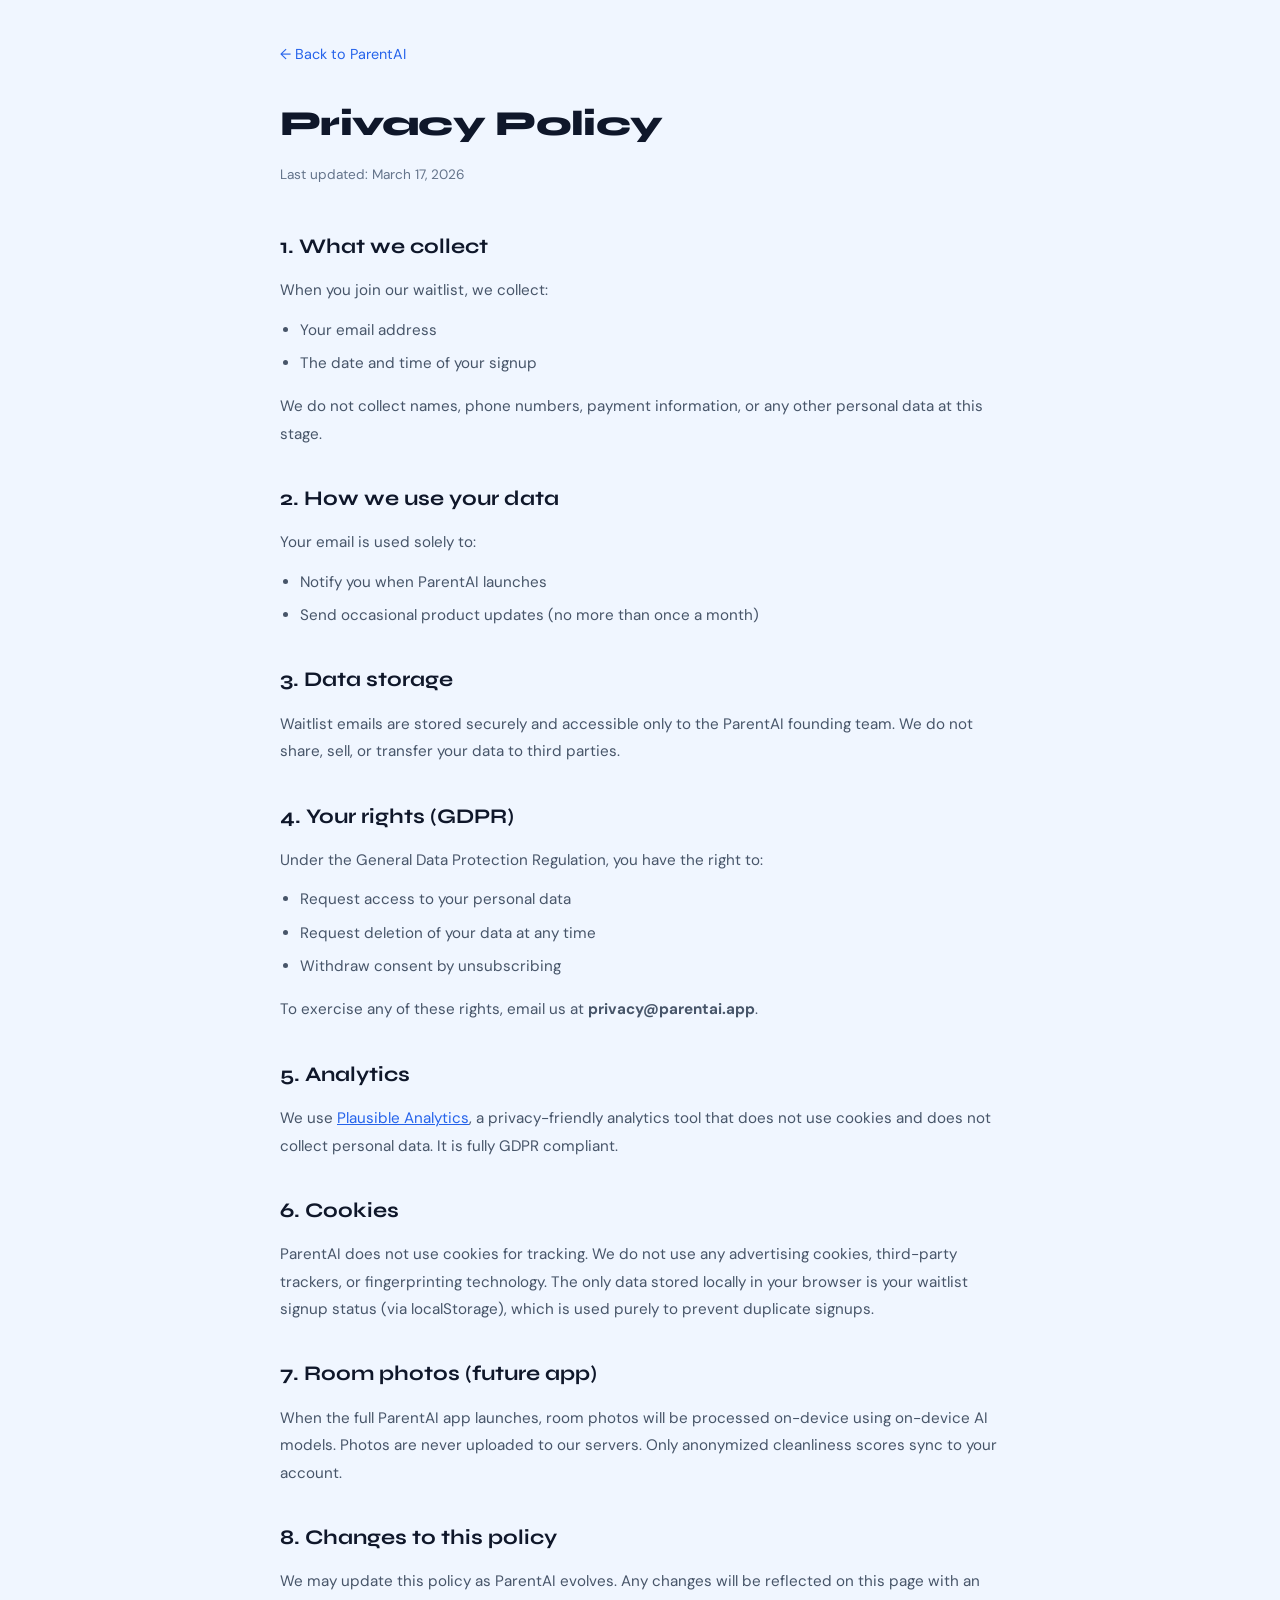
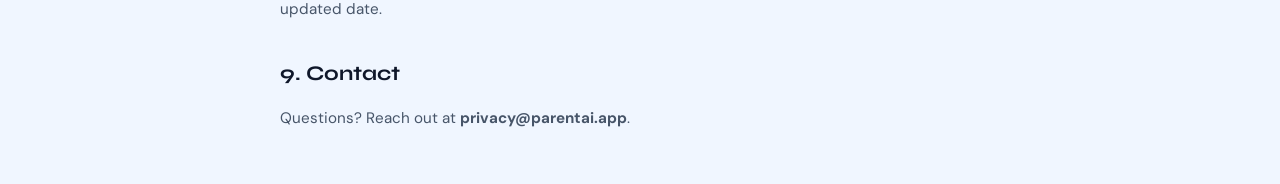
<file: parentai/privacy.html>
<!DOCTYPE html>
<html lang="en">
<head>
  <meta charset="UTF-8" />
  <meta name="viewport" content="width=device-width, initial-scale=1.0" />
  <title>Privacy Policy — ParentAI</title>
  <link href="https://fonts.googleapis.com/css2?family=Syne:wght@400;600;700;800&family=DM+Sans:ital,wght@0,300;0,400;0,500&display=swap" rel="stylesheet" />
  <style>
    * { box-sizing: border-box; margin: 0; padding: 0; }
    body { font-family: 'DM Sans', sans-serif; background: #f0f6ff; color: #0f172a; padding: 40px 5%; line-height: 1.8; }
    .container { max-width: 720px; margin: 0 auto; }
    a.back { display: inline-block; margin-bottom: 24px; color: #2563eb; text-decoration: none; font-size: 0.9rem; }
    a.back:hover { text-decoration: underline; }
    h1 { font-family: 'Syne', sans-serif; font-size: 2.2rem; font-weight: 800; letter-spacing: -0.02em; margin-bottom: 8px; }
    .updated { font-size: 0.85rem; color: #64748b; margin-bottom: 40px; }
    h2 { font-family: 'Syne', sans-serif; font-size: 1.3rem; font-weight: 700; margin: 32px 0 12px; color: #0f172a; }
    p, li { font-size: 0.95rem; color: #475569; margin-bottom: 12px; }
    ul { padding-left: 20px; margin-bottom: 16px; }
    li { margin-bottom: 6px; }
  </style>
</head>
<body>
  <div class="container">
    <a href="index.html" class="back">← Back to ParentAI</a>
    <h1>Privacy Policy</h1>
    <p class="updated">Last updated: March 17, 2026</p>

    <h2>1. What we collect</h2>
    <p>When you join our waitlist, we collect:</p>
    <ul>
      <li>Your email address</li>
      <li>The date and time of your signup</li>
    </ul>
    <p>We do not collect names, phone numbers, payment information, or any other personal data at this stage.</p>

    <h2>2. How we use your data</h2>
    <p>Your email is used solely to:</p>
    <ul>
      <li>Notify you when ParentAI launches</li>
      <li>Send occasional product updates (no more than once a month)</li>
    </ul>

    <h2>3. Data storage</h2>
    <p>Waitlist emails are stored securely and accessible only to the ParentAI founding team. We do not share, sell, or transfer your data to third parties.</p>

    <h2>4. Your rights (GDPR)</h2>
    <p>Under the General Data Protection Regulation, you have the right to:</p>
    <ul>
      <li>Request access to your personal data</li>
      <li>Request deletion of your data at any time</li>
      <li>Withdraw consent by unsubscribing</li>
    </ul>
    <p>To exercise any of these rights, email us at <strong>privacy@parentai.app</strong>.</p>

    <h2>5. Analytics</h2>
    <p>We use <a href="https://plausible.io" style="color: #2563eb;">Plausible Analytics</a>, a privacy-friendly analytics tool that does not use cookies and does not collect personal data. It is fully GDPR compliant.</p>

    <h2 id="cookies">6. Cookies</h2>
    <p>ParentAI does not use cookies for tracking. We do not use any advertising cookies, third-party trackers, or fingerprinting technology. The only data stored locally in your browser is your waitlist signup status (via localStorage), which is used purely to prevent duplicate signups.</p>

    <h2>7. Room photos (future app)</h2>
    <p>When the full ParentAI app launches, room photos will be processed on-device using on-device AI models. Photos are never uploaded to our servers. Only anonymized cleanliness scores sync to your account.</p>

    <h2>8. Changes to this policy</h2>
    <p>We may update this policy as ParentAI evolves. Any changes will be reflected on this page with an updated date.</p>

    <h2>9. Contact</h2>
    <p>Questions? Reach out at <strong>privacy@parentai.app</strong>.</p>
  </div>
</body>
</html>
</file>
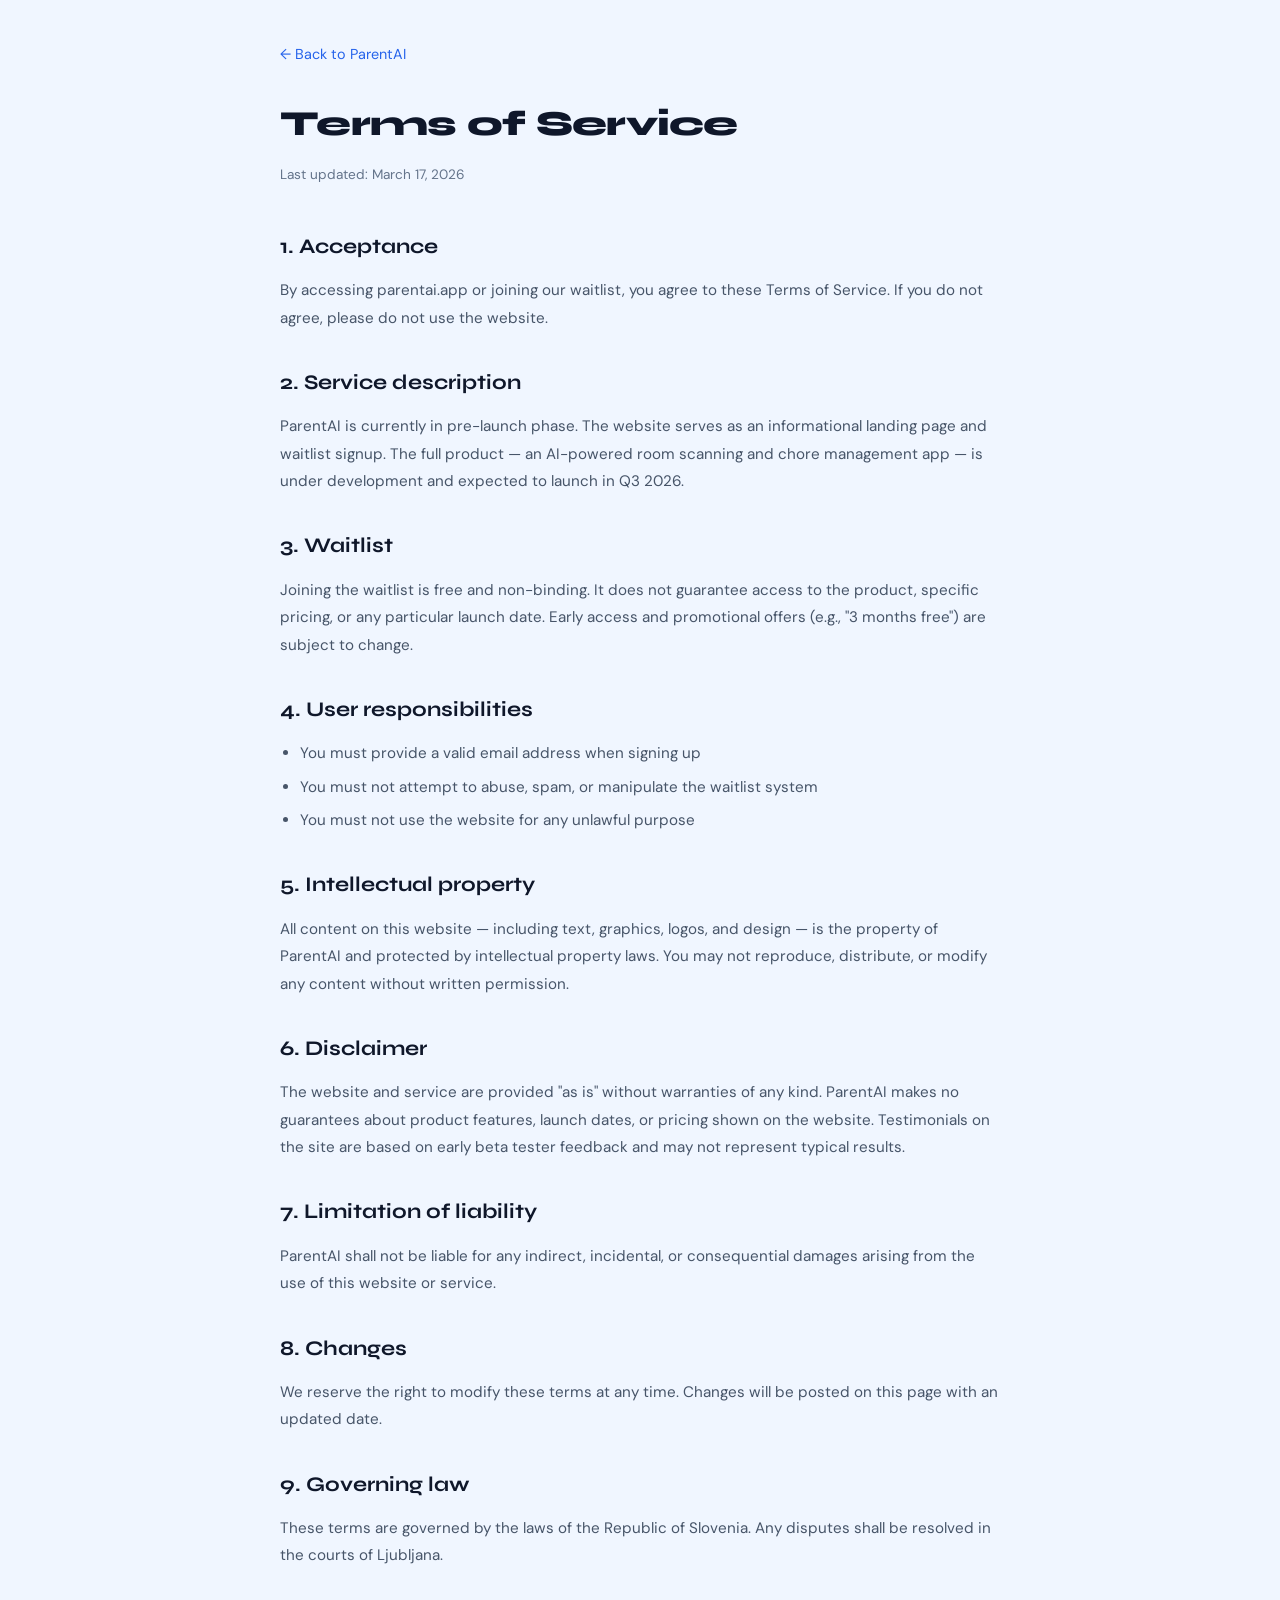
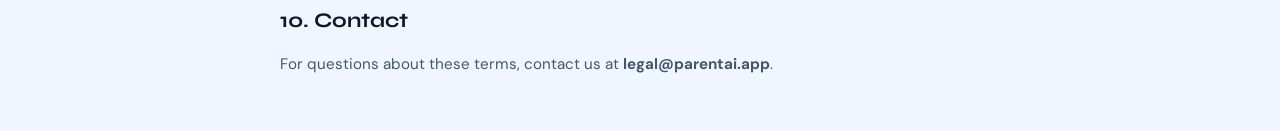
<file: parentai/terms.html>
<!DOCTYPE html>
<html lang="en">
<head>
  <meta charset="UTF-8" />
  <meta name="viewport" content="width=device-width, initial-scale=1.0" />
  <title>Terms of Service — ParentAI</title>
  <link href="https://fonts.googleapis.com/css2?family=Syne:wght@400;600;700;800&family=DM+Sans:ital,wght@0,300;0,400;0,500&display=swap" rel="stylesheet" />
  <style>
    * { box-sizing: border-box; margin: 0; padding: 0; }
    body { font-family: 'DM Sans', sans-serif; background: #f0f6ff; color: #0f172a; padding: 40px 5%; line-height: 1.8; }
    .container { max-width: 720px; margin: 0 auto; }
    a.back { display: inline-block; margin-bottom: 24px; color: #2563eb; text-decoration: none; font-size: 0.9rem; }
    a.back:hover { text-decoration: underline; }
    h1 { font-family: 'Syne', sans-serif; font-size: 2.2rem; font-weight: 800; letter-spacing: -0.02em; margin-bottom: 8px; }
    .updated { font-size: 0.85rem; color: #64748b; margin-bottom: 40px; }
    h2 { font-family: 'Syne', sans-serif; font-size: 1.3rem; font-weight: 700; margin: 32px 0 12px; color: #0f172a; }
    p, li { font-size: 0.95rem; color: #475569; margin-bottom: 12px; }
    ul { padding-left: 20px; margin-bottom: 16px; }
    li { margin-bottom: 6px; }
  </style>
</head>
<body>
  <div class="container">
    <a href="index.html" class="back">← Back to ParentAI</a>
    <h1>Terms of Service</h1>
    <p class="updated">Last updated: March 17, 2026</p>

    <h2>1. Acceptance</h2>
    <p>By accessing parentai.app or joining our waitlist, you agree to these Terms of Service. If you do not agree, please do not use the website.</p>

    <h2>2. Service description</h2>
    <p>ParentAI is currently in pre-launch phase. The website serves as an informational landing page and waitlist signup. The full product — an AI-powered room scanning and chore management app — is under development and expected to launch in Q3 2026.</p>

    <h2>3. Waitlist</h2>
    <p>Joining the waitlist is free and non-binding. It does not guarantee access to the product, specific pricing, or any particular launch date. Early access and promotional offers (e.g., "3 months free") are subject to change.</p>

    <h2>4. User responsibilities</h2>
    <ul>
      <li>You must provide a valid email address when signing up</li>
      <li>You must not attempt to abuse, spam, or manipulate the waitlist system</li>
      <li>You must not use the website for any unlawful purpose</li>
    </ul>

    <h2>5. Intellectual property</h2>
    <p>All content on this website — including text, graphics, logos, and design — is the property of ParentAI and protected by intellectual property laws. You may not reproduce, distribute, or modify any content without written permission.</p>

    <h2>6. Disclaimer</h2>
    <p>The website and service are provided "as is" without warranties of any kind. ParentAI makes no guarantees about product features, launch dates, or pricing shown on the website. Testimonials on the site are based on early beta tester feedback and may not represent typical results.</p>

    <h2>7. Limitation of liability</h2>
    <p>ParentAI shall not be liable for any indirect, incidental, or consequential damages arising from the use of this website or service.</p>

    <h2>8. Changes</h2>
    <p>We reserve the right to modify these terms at any time. Changes will be posted on this page with an updated date.</p>

    <h2>9. Governing law</h2>
    <p>These terms are governed by the laws of the Republic of Slovenia. Any disputes shall be resolved in the courts of Ljubljana.</p>

    <h2>10. Contact</h2>
    <p>For questions about these terms, contact us at <strong>legal@parentai.app</strong>.</p>
  </div>
</body>
</html>
</file>
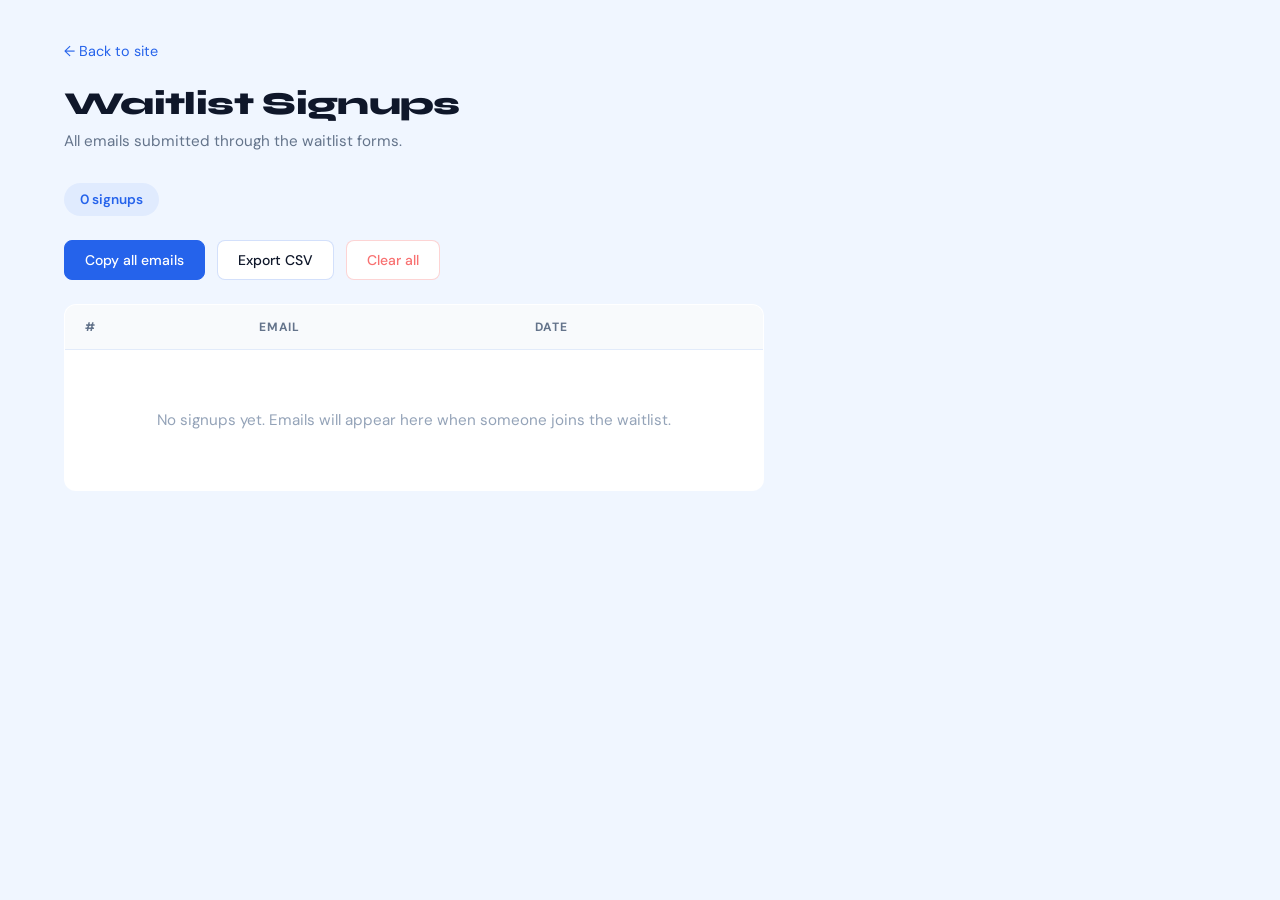
<file: parentai/waitlist.html>
<!DOCTYPE html>
<html lang="en">
<head>
  <meta charset="UTF-8" />
  <meta name="viewport" content="width=device-width, initial-scale=1.0" />
  <title>ParentAI — Waitlist Emails</title>
  <link href="https://fonts.googleapis.com/css2?family=Syne:wght@400;600;700;800&family=DM+Sans:ital,wght@0,300;0,400;0,500&display=swap" rel="stylesheet" />
  <style>
    * { box-sizing: border-box; margin: 0; padding: 0; }
    body {
      font-family: 'DM Sans', sans-serif;
      background: #f0f6ff;
      color: #0f172a;
      padding: 40px 5%;
      min-height: 100vh;
    }
    h1 {
      font-family: 'Syne', sans-serif;
      font-size: 2rem;
      font-weight: 800;
      margin-bottom: 8px;
      letter-spacing: -0.02em;
    }
    .subtitle {
      color: #64748b;
      font-size: 0.95rem;
      margin-bottom: 32px;
    }
    .toolbar {
      display: flex; gap: 12px; margin-bottom: 24px; flex-wrap: wrap;
    }
    .btn {
      padding: 10px 20px;
      border-radius: 8px;
      border: 1px solid rgba(37,99,235,0.2);
      background: #ffffff;
      color: #0f172a;
      font-size: 0.875rem;
      font-family: 'DM Sans', sans-serif;
      font-weight: 500;
      cursor: pointer;
      transition: all 0.2s;
    }
    .btn:hover { border-color: #2563eb; color: #2563eb; }
    .btn-primary {
      background: #2563eb;
      color: #ffffff;
      border-color: #2563eb;
    }
    .btn-primary:hover { opacity: 0.85; color: #ffffff; }
    .btn-danger {
      border-color: rgba(248,113,113,0.3);
      color: #f87171;
    }
    .btn-danger:hover { background: #fef2f2; border-color: #f87171; }
    .count {
      display: inline-flex;
      align-items: center;
      gap: 6px;
      background: rgba(37,99,235,0.08);
      color: #2563eb;
      padding: 8px 16px;
      border-radius: 100px;
      font-size: 0.85rem;
      font-weight: 600;
      margin-bottom: 24px;
    }
    table {
      width: 100%;
      max-width: 700px;
      border-collapse: collapse;
      background: #ffffff;
      border-radius: 12px;
      overflow: hidden;
      border: 1px solid rgba(37,99,235,0.1);
    }
    th {
      text-align: left;
      padding: 14px 20px;
      font-size: 0.75rem;
      font-weight: 700;
      color: #64748b;
      text-transform: uppercase;
      letter-spacing: 0.08em;
      background: #f8fafc;
      border-bottom: 1px solid rgba(37,99,235,0.1);
    }
    td {
      padding: 12px 20px;
      font-size: 0.9rem;
      border-bottom: 1px solid rgba(37,99,235,0.06);
    }
    tr:last-child td { border-bottom: none; }
    .empty {
      text-align: center;
      padding: 60px 20px;
      color: #94a3b8;
      font-size: 0.95rem;
    }
    .toast {
      position: fixed;
      bottom: 24px;
      right: 24px;
      background: #0f172a;
      color: #ffffff;
      padding: 12px 24px;
      border-radius: 10px;
      font-size: 0.875rem;
      opacity: 0;
      transform: translateY(10px);
      transition: all 0.3s;
      pointer-events: none;
    }
    .toast.show {
      opacity: 1;
      transform: translateY(0);
    }
    a.back {
      display: inline-block;
      margin-bottom: 24px;
      color: #2563eb;
      text-decoration: none;
      font-size: 0.9rem;
    }
    a.back:hover { text-decoration: underline; }
  </style>
</head>
<body>
  <a href="index.html" class="back">← Back to site</a>
  <h1>Waitlist Signups</h1>
  <p class="subtitle">All emails submitted through the waitlist forms.</p>

  <div class="count" id="count"></div>

  <div class="toolbar">
    <button class="btn btn-primary" id="copyBtn">Copy all emails</button>
    <button class="btn" id="exportBtn">Export CSV</button>
    <button class="btn btn-danger" id="clearBtn">Clear all</button>
  </div>

  <table>
    <thead>
      <tr>
        <th>#</th>
        <th>Email</th>
        <th>Date</th>
      </tr>
    </thead>
    <tbody id="tbody"></tbody>
  </table>

  <div class="toast" id="toast"></div>

  <script>
    function loadEmails() {
      return JSON.parse(localStorage.getItem('parentai_waitlist') || '[]');
    }

    function render() {
      const emails = loadEmails();
      const tbody = document.getElementById('tbody');
      const count = document.getElementById('count');

      count.textContent = `${emails.length} signup${emails.length !== 1 ? 's' : ''}`;

      if (!emails.length) {
        tbody.innerHTML = '<tr><td colspan="3" class="empty">No signups yet. Emails will appear here when someone joins the waitlist.</td></tr>';
        return;
      }

      tbody.innerHTML = emails.map((entry, i) => {
        const d = new Date(entry.date);
        const dateStr = d.toLocaleDateString('en-US', { month: 'short', day: 'numeric', year: 'numeric' }) +
          ' · ' + d.toLocaleTimeString('en-US', { hour: '2-digit', minute: '2-digit' });
        return `<tr><td>${i + 1}</td><td>${escapeHtml(entry.email)}</td><td>${dateStr}</td></tr>`;
      }).join('');
    }

    function escapeHtml(str) {
      const div = document.createElement('div');
      div.textContent = str;
      return div.innerHTML;
    }

    function showToast(msg) {
      const t = document.getElementById('toast');
      t.textContent = msg;
      t.classList.add('show');
      setTimeout(() => t.classList.remove('show'), 2000);
    }

    document.getElementById('copyBtn').addEventListener('click', () => {
      const emails = loadEmails().map(e => e.email).join('\n');
      if (!emails) { showToast('No emails to copy'); return; }
      navigator.clipboard.writeText(emails).then(() => showToast('Copied to clipboard!'));
    });

    document.getElementById('exportBtn').addEventListener('click', () => {
      const emails = loadEmails();
      if (!emails.length) { showToast('No emails to export'); return; }
      const csv = 'Email,Date\n' + emails.map(e => `${e.email},${e.date}`).join('\n');
      const blob = new Blob([csv], { type: 'text/csv' });
      const url = URL.createObjectURL(blob);
      const a = document.createElement('a');
      a.href = url;
      a.download = 'parentai-waitlist.csv';
      a.click();
      URL.revokeObjectURL(url);
      showToast('CSV downloaded!');
    });

    document.getElementById('clearBtn').addEventListener('click', () => {
      if (confirm('Are you sure you want to clear all waitlist emails?')) {
        localStorage.removeItem('parentai_waitlist');
        render();
        showToast('Waitlist cleared');
      }
    });

    render();
  </script>
</body>
</html>
</file>
